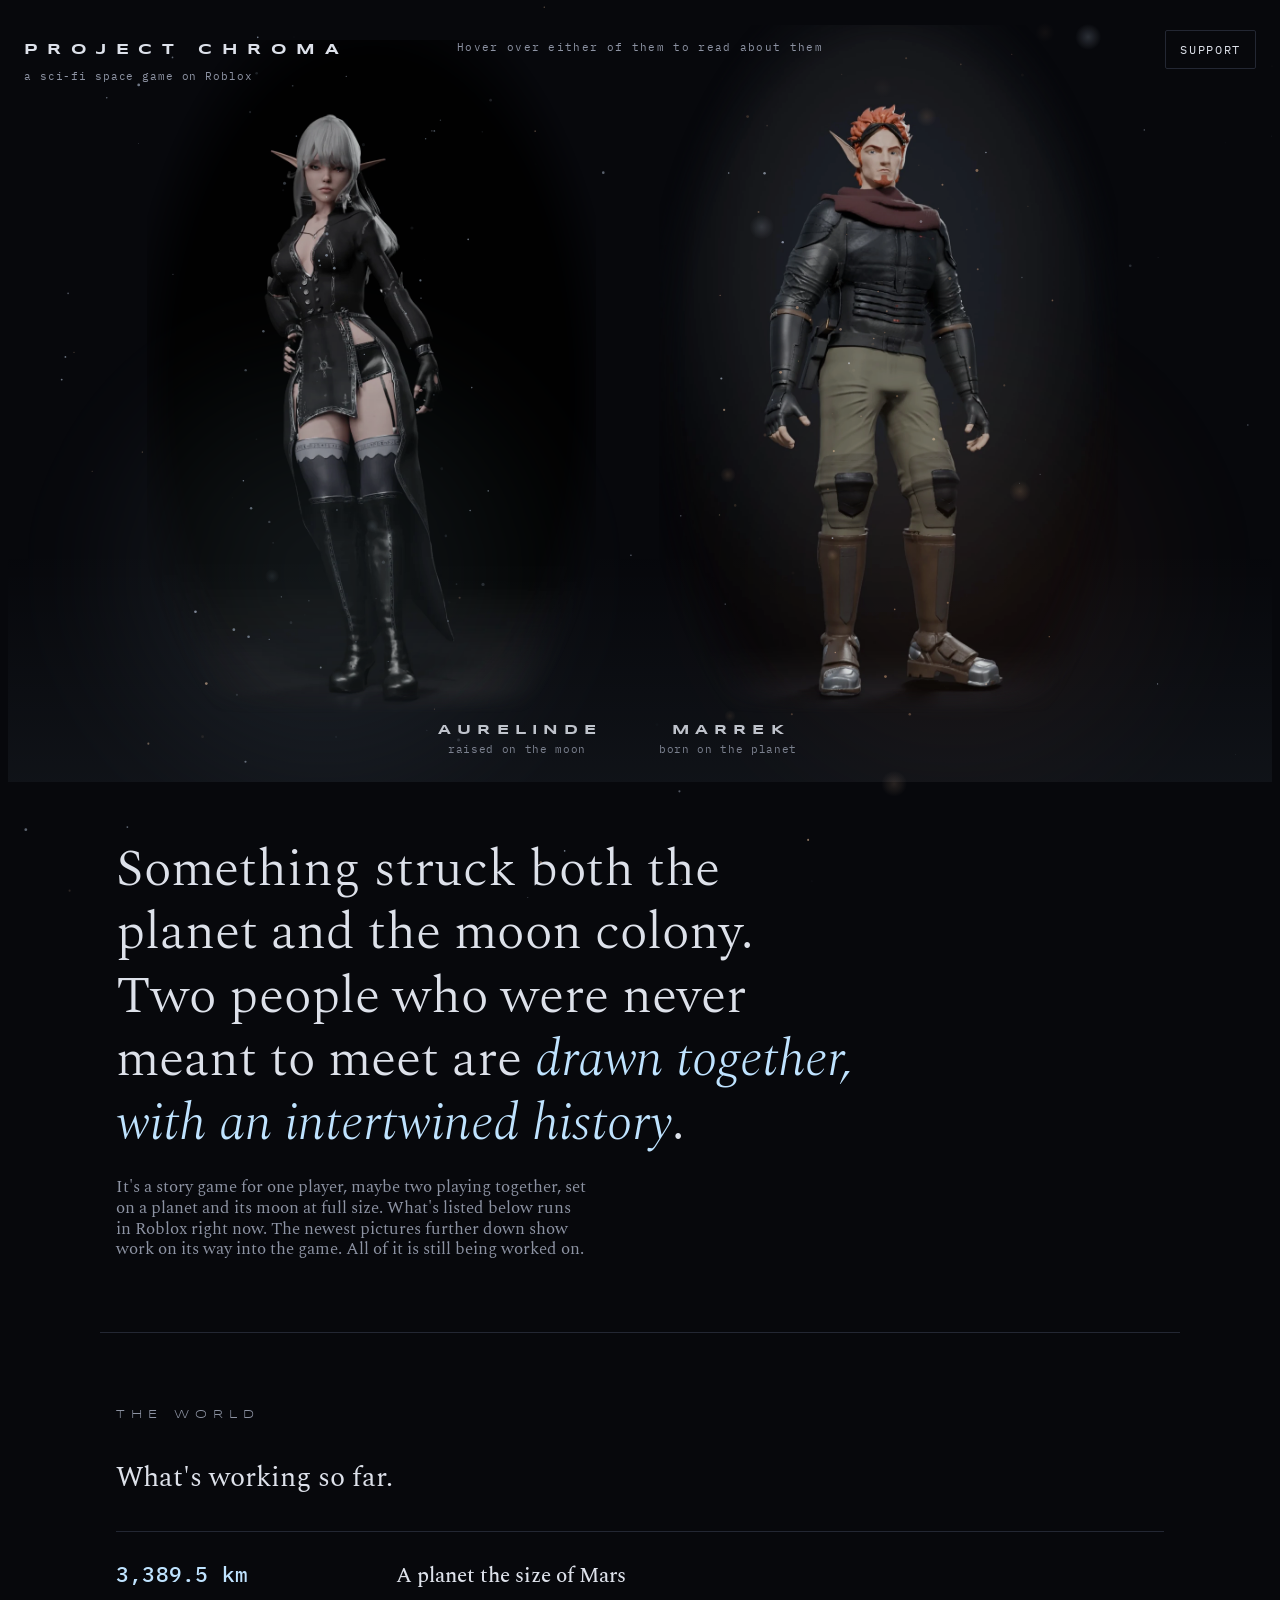
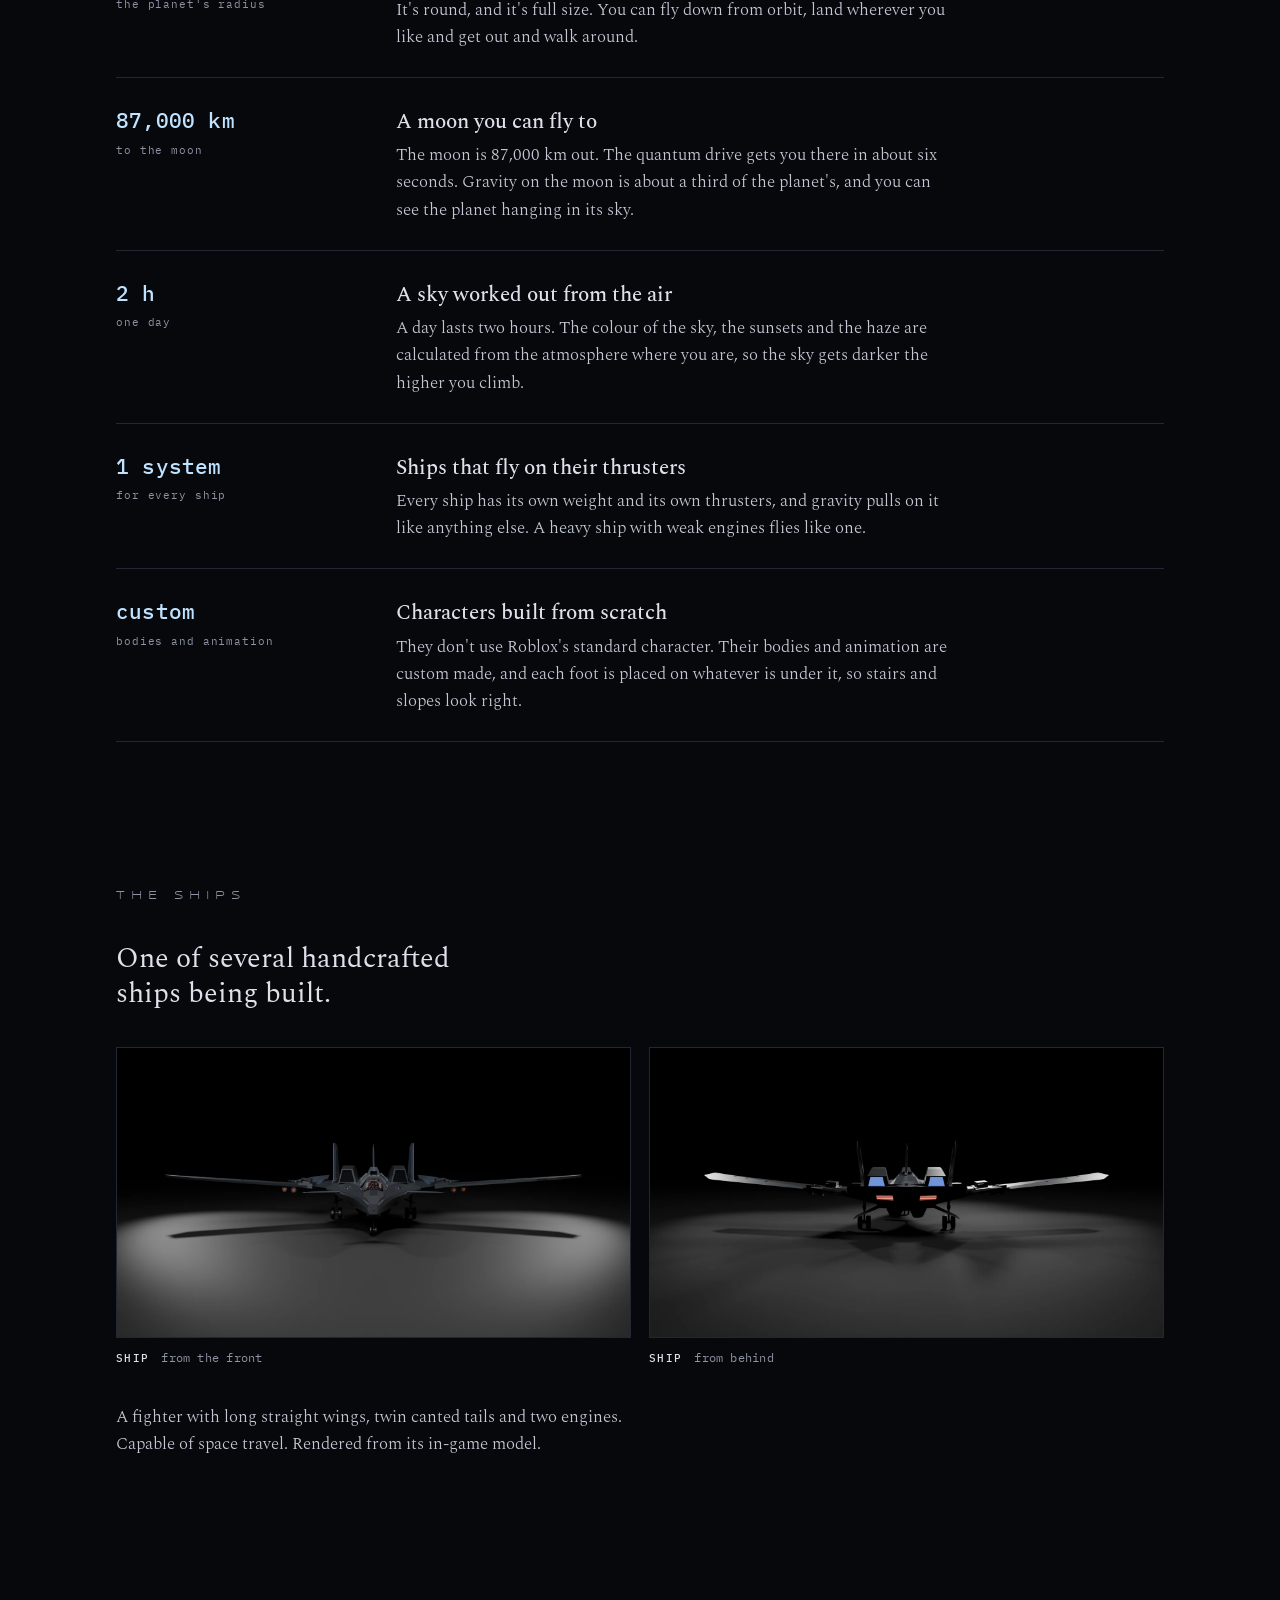
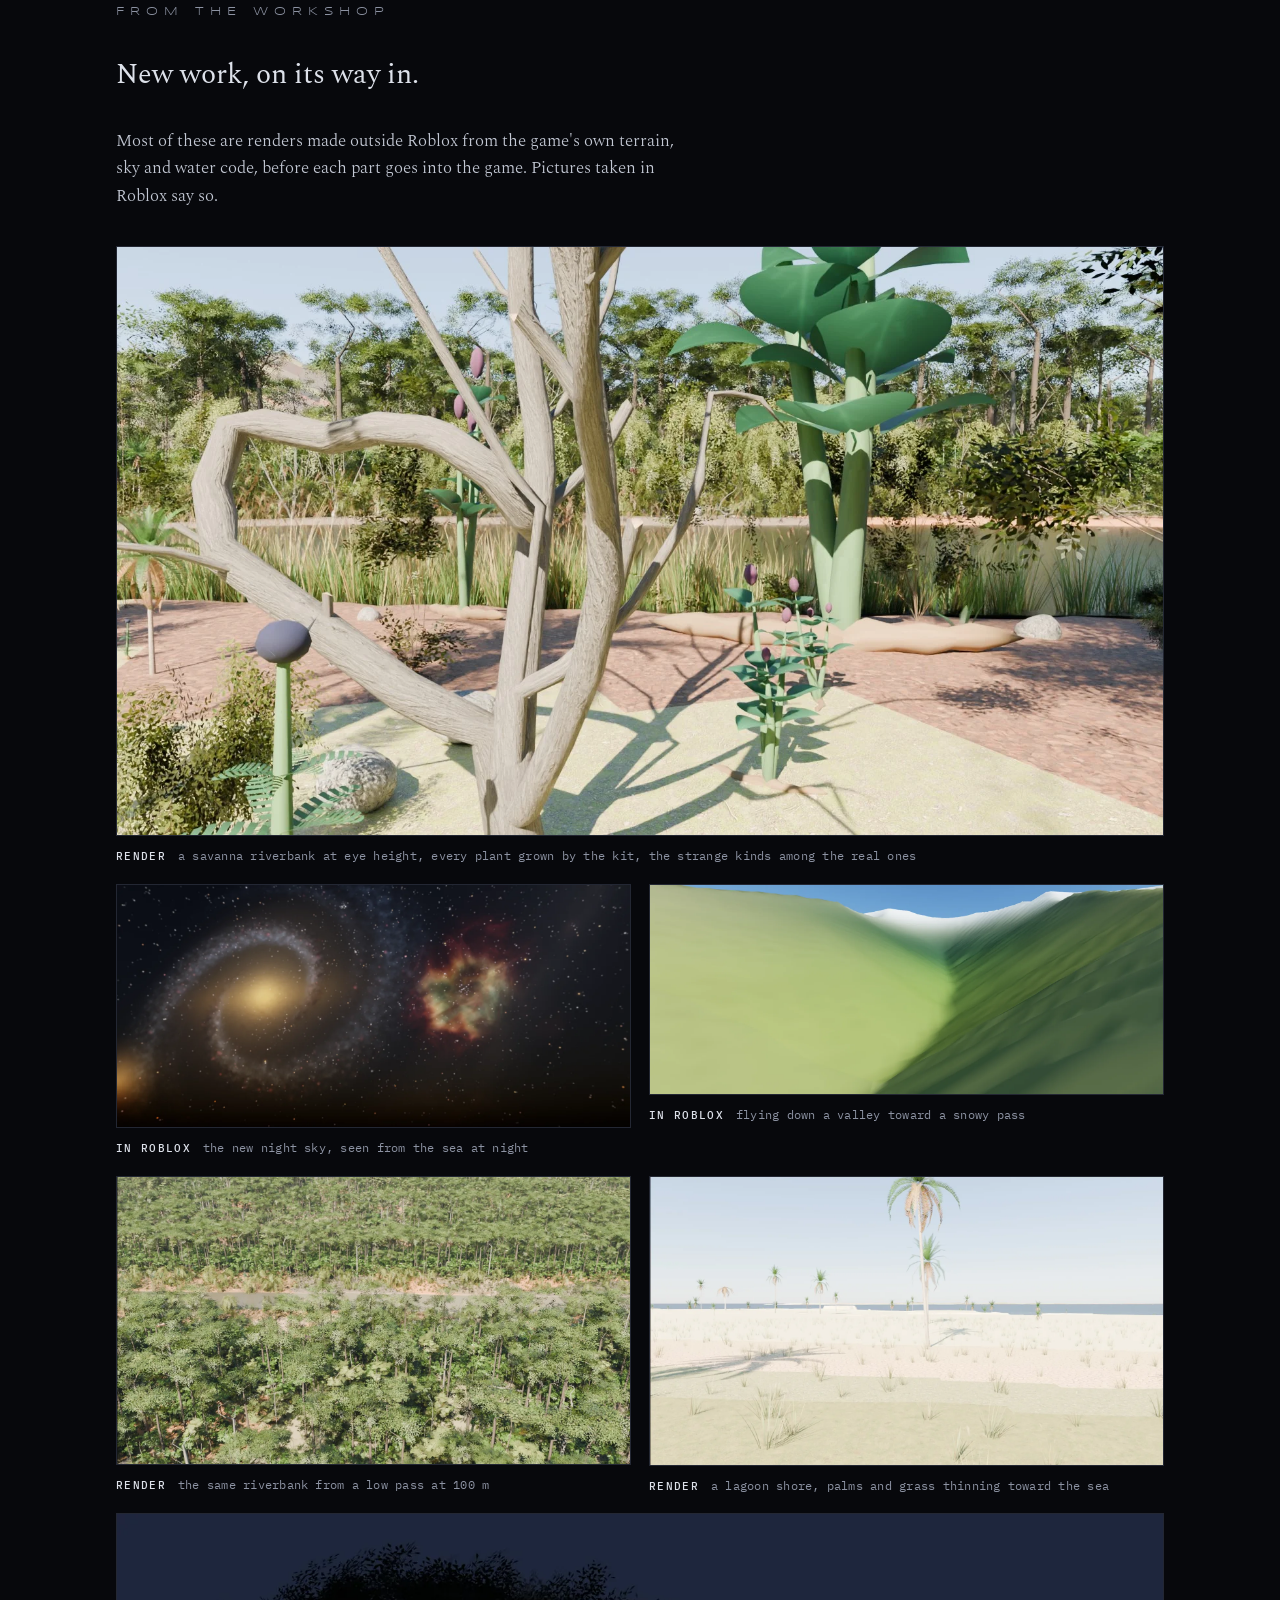
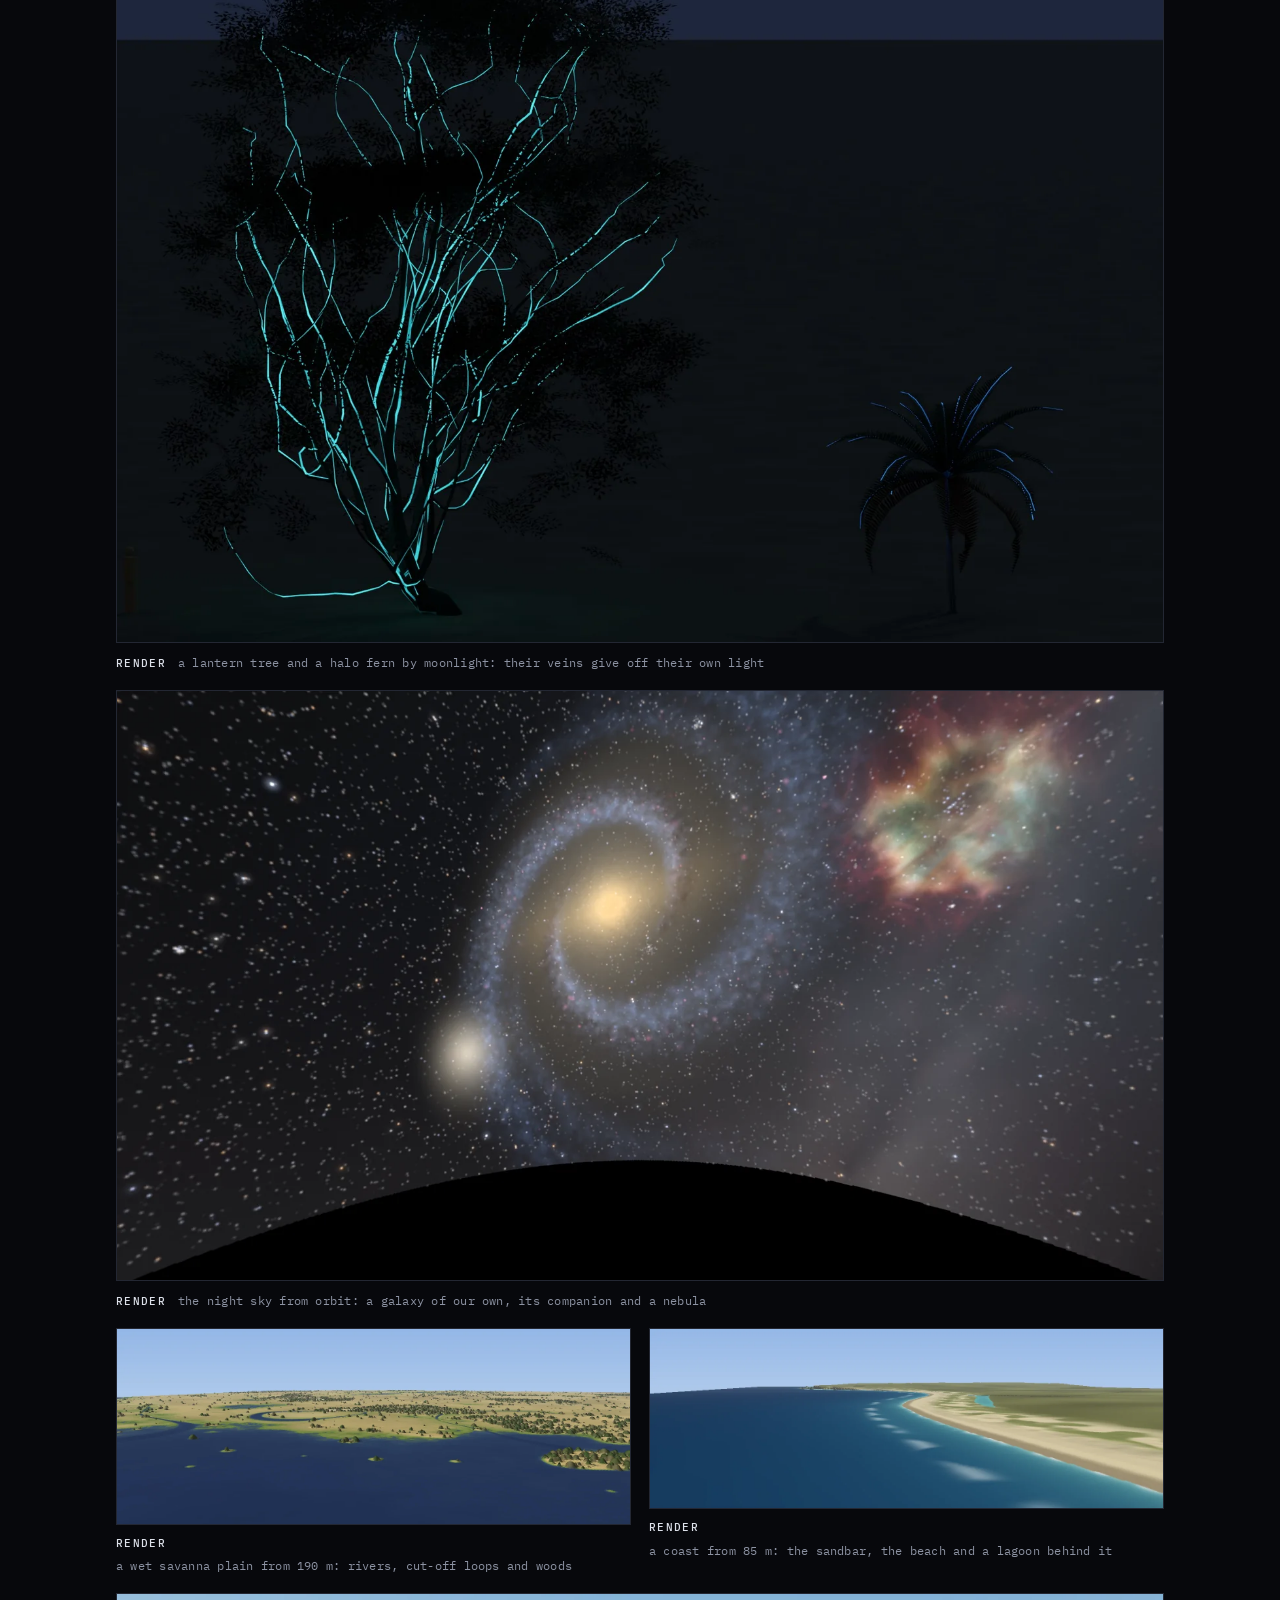
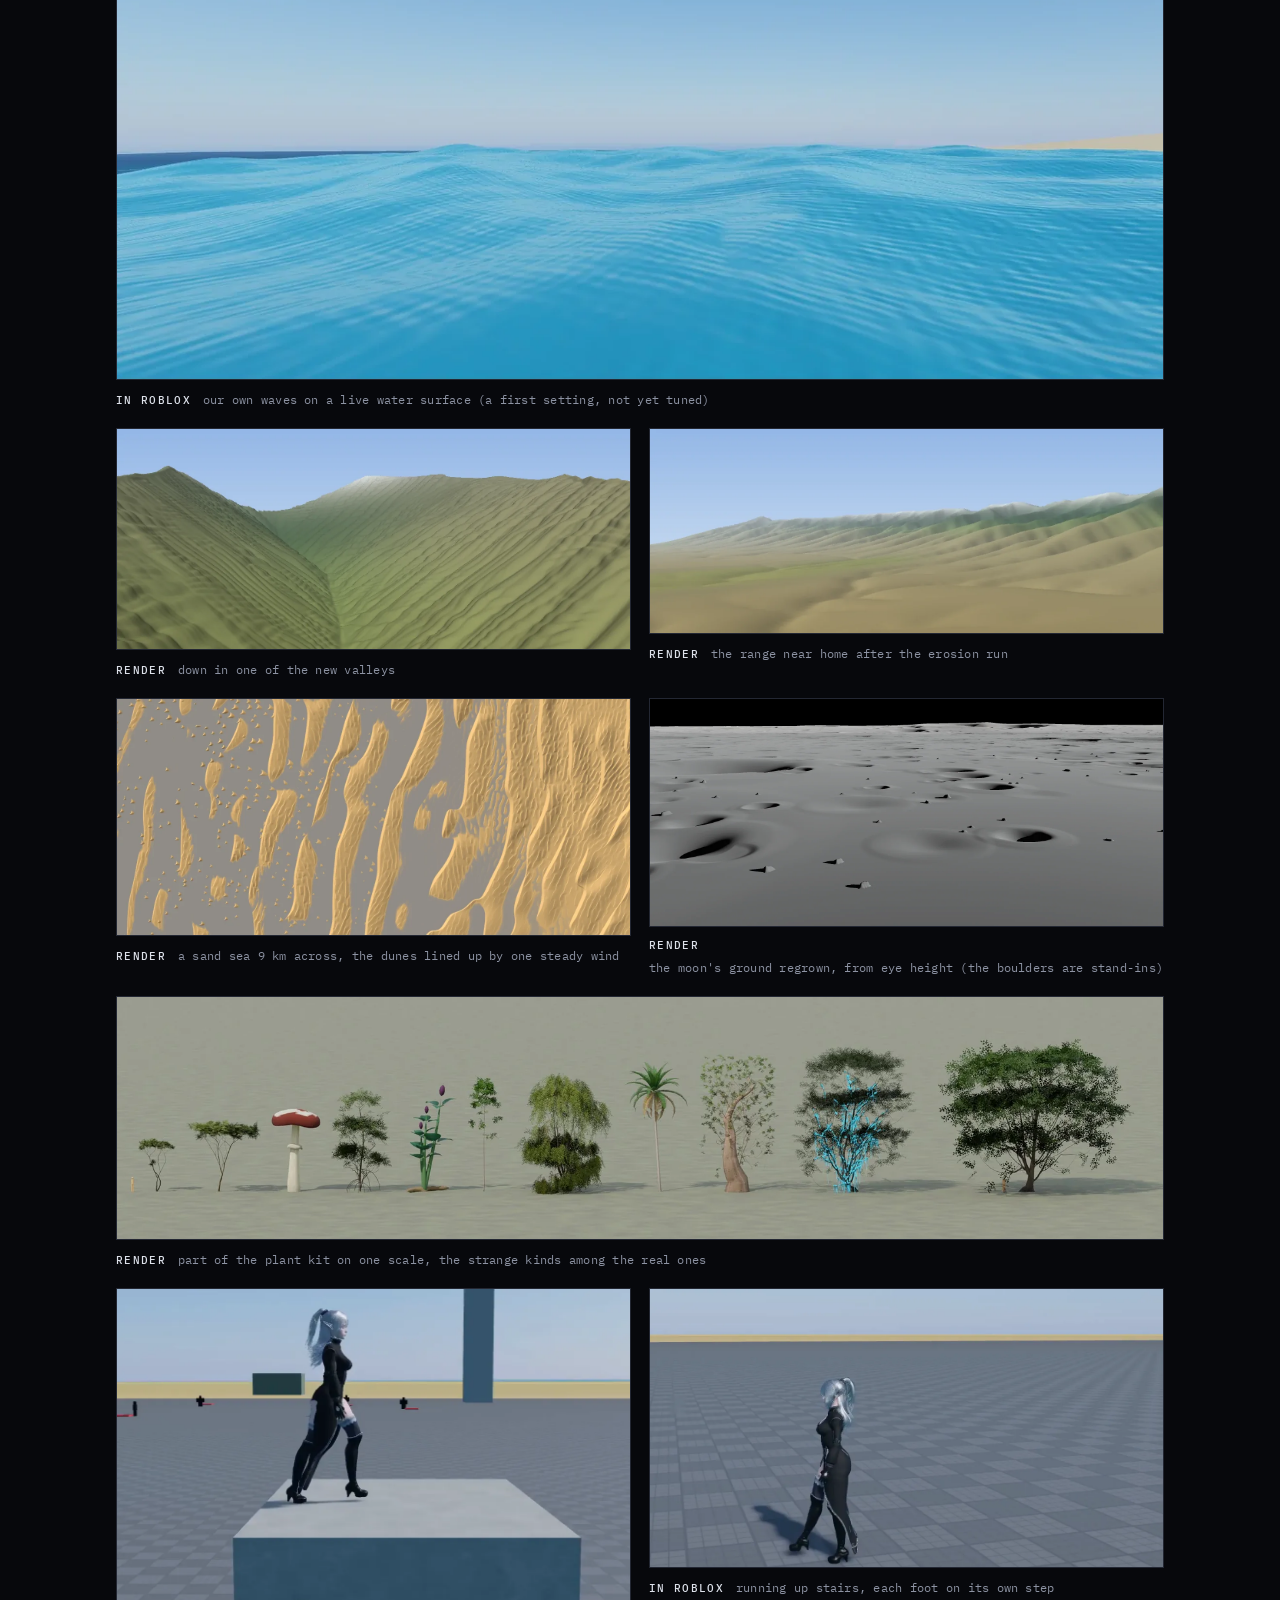
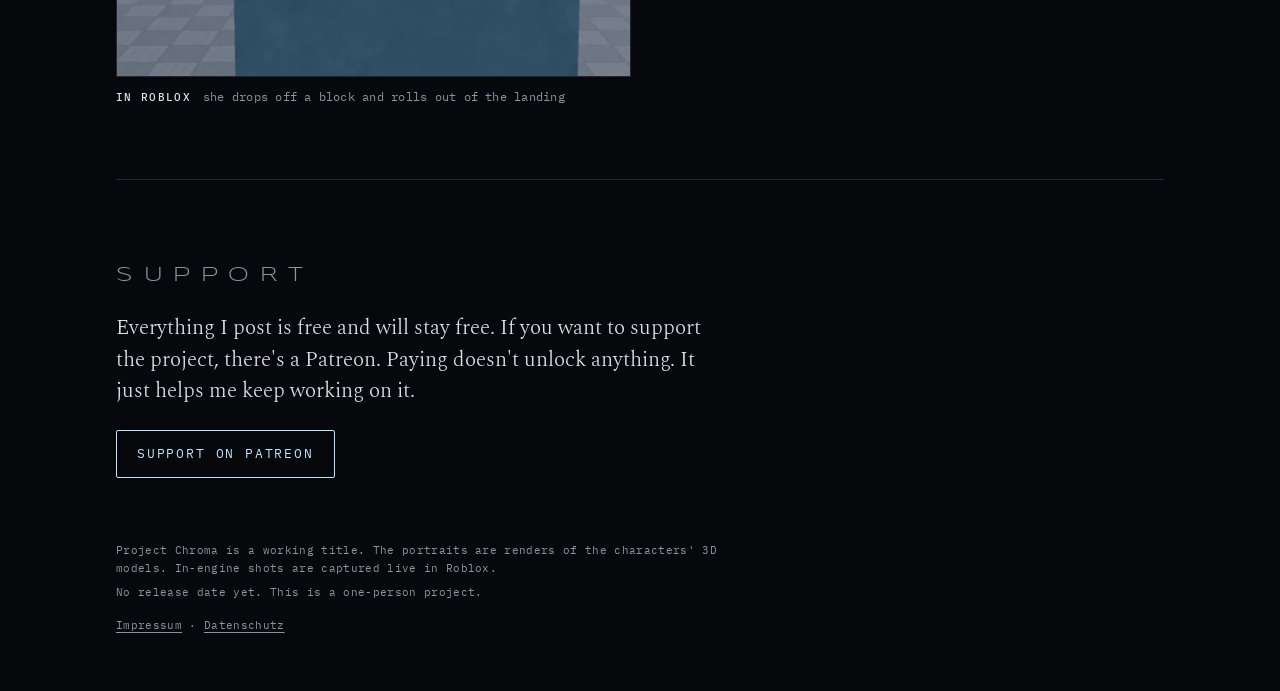
<file: index.html>
<!doctype html>
<html lang="en">
<head>
<meta charset="utf-8">
<meta name="viewport" content="width=device-width, initial-scale=1, viewport-fit=cover">
<title>Project Chroma</title>
<meta name="claude:viewport-fit-sides" content="cover">
<meta name="description" content="A sci-fi space game on Roblox: a Mars-sized planet and its moon at real scale, and two people who were never meant to meet.">
<link rel="stylesheet" href="fonts/fonts.css">
<link rel="icon" href="favicon-32.png" sizes="32x32">
<link rel="apple-touch-icon" href="apple-touch-icon.png">
<link rel="canonical" href="https://projectchroma-game.github.io/">
<meta property="og:type" content="website">
<meta property="og:site_name" content="Project Chroma">
<meta property="og:title" content="Project Chroma">
<meta property="og:description" content="A sci-fi space game on Roblox: a Mars-sized planet and its moon at real scale, and two people who were never meant to meet.">
<meta property="og:url" content="https://projectchroma-game.github.io/">
<meta property="og:image" content="https://projectchroma-game.github.io/preview_card.jpg">
<meta property="og:image:width" content="1200">
<meta property="og:image:height" content="630">
<meta property="og:image:alt" content="Aurelinde and Marrek, the two people the game follows, on a black backdrop">
<meta name="twitter:card" content="summary_large_image">
<style>
/* Layout: a moonlit stage split down the middle; each half holds one figure and, unseen, the other's bio. The rest of the
   page reads like a field log: real figures in mono on the left, plain words on the right. One dark world by choice. */
:root {
  color-scheme: dark;
  --void: #07080c;        /* the ground: night with a blue bias, between the two portraits' backdrops (3,3,6 and 9,9,11) */
  --slate: #12141b;       /* raised surfaces */
  --hair: #232733;        /* rules and outlines */
  --moon: #dde1ea;        /* moon-silver: text */
  --mist: #8d93a3;        /* secondary text */
  --glyph: #bfe3ff;       /* her light: the glyphs, white light in black metal */
  --ember: #d4703f;       /* his: ember hair, the red scarf */
  --display: "Syncopate", "Michroma", "Eurostile", "Arial Black", sans-serif;
  --serif: "Spectral", "Iowan Old Style", "Palatino Linotype", Georgia, serif;
  --mono: "IBM Plex Mono", ui-monospace, "SFMono-Regular", Menlo, Consolas, monospace;
  --step--1: 0.8125rem;
  --step-0: 1.0625rem;
  --step-1: 1.3125rem;
  --step-2: 1.75rem;
  --step-3: clamp(2rem, 4.6vw, 3.25rem);
  --gutter-l: max(16px, env(safe-area-inset-left, 0px));
  --gutter-r: max(16px, env(safe-area-inset-right, 0px));
}

* { box-sizing: border-box; }
html { background: var(--void); }
body {
  background: var(--void);
  color: var(--moon);
  font-family: var(--serif);
  font-size: var(--step-0);
  line-height: 1.6;
  -webkit-font-smoothing: antialiased;
}
a { color: inherit; }
:focus-visible { outline: 2px solid var(--glyph); outline-offset: 4px; }

/* the dust: one canvas over the whole screen, never in the way */
#dust { position: fixed; inset: 0; width: 100%; height: 100%; pointer-events: none; z-index: 5; mix-blend-mode: screen; }

/* ---- the stage ---- */
.stage {
  position: relative;
  height: clamp(560px, 86vh, 920px);
  display: grid;
  grid-template-columns: 1fr 1fr;
  overflow: hidden;
  isolation: isolate;
}
.stage::after { /* the floor: a low band of light where they stand */
  content: "";
  position: absolute; inset: auto 0 0 0; height: 30%;
  background: linear-gradient(to top, rgba(191, 227, 255, 0.05), transparent);
  pointer-events: none;
  z-index: 0;
}
.bar {
  position: absolute; inset: 0 0 auto 0; z-index: 4;
  display: flex; align-items: baseline; justify-content: space-between; gap: 16px;
  padding-block: 22px 0;
  padding-left: var(--gutter-l); padding-right: var(--gutter-r);
}
.mark {
  font-family: var(--display); font-weight: 700; font-size: 0.95rem;
  letter-spacing: 0.62em; margin-right: -0.62em;
}
.mark small {
  display: block; margin-top: 6px;
  font-family: var(--mono); font-weight: 400; font-size: 0.6875rem;
  letter-spacing: 0.08em; color: var(--mist);
}
@media (max-width: 520px) { /* the two-word title stays on one line beside the Support button */
  .mark { font-size: 0.8125rem; letter-spacing: 0.36em; margin-right: -0.36em; white-space: nowrap; }
}
@media (max-width: 380px) {
  .mark { font-size: 0.75rem; letter-spacing: 0.26em; margin-right: -0.26em; }
}
.support {
  font-family: var(--mono); font-size: 0.75rem; letter-spacing: 0.14em; text-transform: uppercase;
  text-decoration: none; color: var(--moon);
  padding: 9px 14px; border: 1px solid var(--hair); border-radius: 2px;
  transition: border-color 0.25s, color 0.25s;
}
.support:hover { border-color: var(--glyph); color: var(--glyph); }

.half { position: relative; min-width: 0; }
.half::before { /* each figure's light pool: a haze laid OVER the portrait (screen), so its backdrop and the page around
  it take the same light and no frame edge shows (behind it, her pure-black backdrop read as a darker box) */
  content: ""; position: absolute; left: 6%; right: 6%; bottom: -8%; height: 70%;
  border-radius: 50%; filter: blur(34px); z-index: 2; pointer-events: none;
  mix-blend-mode: screen;
  transition: opacity 0.5s;
}
.half--left::before { background: radial-gradient(closest-side, rgba(191, 227, 255, 0.10), transparent); }
.half--right::before { background: radial-gradient(closest-side, rgba(212, 112, 63, 0.09), transparent); }

.fig {
  position: absolute; inset: 0; z-index: 1;
  display: flex; flex-direction: column; align-items: center; justify-content: flex-end;
  padding: 0 0 26px; margin: 0;
  background: none; border: 0; color: inherit; cursor: pointer;
  opacity: 0.86;
  transition: opacity 0.55s ease, transform 0.7s cubic-bezier(.2, .7, .2, 1), filter 0.55s;
}
.fig img {
  display: block; min-height: 0; flex: 0 1 auto; width: auto; max-width: 100%;
  object-fit: contain; object-position: center bottom;
  user-select: none; -webkit-user-drag: none;
  /* both portraits sit on near-black studio backdrops: their edges fade into the page (an ellipse for the sides and top,
     a short ramp for the floor line under the boots) */
  -webkit-mask-image: radial-gradient(ellipse 55% 62% at 50% 52%, #000 80%, transparent 100%), linear-gradient(to top, transparent 0%, #000 3.5%);
  -webkit-mask-composite: source-in;
          mask-image: radial-gradient(ellipse 55% 62% at 50% 52%, #000 80%, transparent 100%), linear-gradient(to top, transparent 0%, #000 3.5%);
          mask-composite: intersect;
}
.fig--aurelinde { align-items: flex-end; padding-right: 7%; }
.fig--aurelinde img { height: 90%; margin-top: auto; } /* 1.74 m beside his 1.88: her figure fills ~81 % of her frame (headroom), his ~87 % */
.fig--marrek { align-items: flex-start; padding-left: 3%; }
.fig--marrek img { height: 92%; margin-top: auto; }
.tag { display: grid; gap: 4px; text-align: center; margin-top: 10px; min-width: 12ch; }
.tag b { font-family: var(--display); font-weight: 700; font-size: 0.9rem; letter-spacing: 0.42em; margin-right: -0.42em; }
.tag span { font-family: var(--mono); font-size: 0.6875rem; letter-spacing: 0.06em; color: var(--mist); }

/* the bio that takes the other figure's place */
.bio {
  position: absolute; z-index: 3;
  top: 50%; left: 0; right: 0;
  transform: translateY(-46%);
  max-width: 36ch; margin-inline: auto;
  max-height: 84%; overflow-y: auto; overscroll-behavior: contain;
  padding-left: var(--gutter-l); padding-right: var(--gutter-r);
  opacity: 0; visibility: hidden; pointer-events: none;
  transition: opacity 0.5s ease 0.08s, transform 0.6s ease 0.08s, visibility 0s linear 0.6s;
}
.bio h2 {
  margin: 0; font-family: var(--display); font-weight: 700; font-size: var(--step-2);
  letter-spacing: 0.22em; line-height: 1.15; text-wrap: balance;
}
.bio .line {
  margin: 10px 0 18px; font-family: var(--mono); font-size: var(--step--1); letter-spacing: 0.04em;
}
.bio p { margin: 0; font-weight: 300; font-size: 1.0625rem; line-height: 1.7; }
.bio p + p { margin-top: 0.8em; }
.bio--aurelinde .line { color: var(--glyph); }
.bio--marrek .line { color: var(--ember); }

.stage[data-active="aurelinde"] .fig--marrek,
.stage[data-active="marrek"] .fig--aurelinde { opacity: 0; transform: translateY(8px) scale(0.985); pointer-events: none; }
.stage[data-active="aurelinde"] .half--right::before,
.stage[data-active="marrek"] .half--left::before { opacity: 0; }
.stage[data-active="aurelinde"] .fig--aurelinde,
.stage[data-active="marrek"] .fig--marrek { opacity: 1; filter: drop-shadow(0 0 22px rgba(191, 227, 255, 0.10)); }
.stage[data-active="marrek"] .fig--marrek { filter: drop-shadow(0 0 22px rgba(212, 112, 63, 0.12)); }
.stage[data-active="aurelinde"] .bio--aurelinde,
.stage[data-active="marrek"] .bio--marrek {
  opacity: 1; visibility: visible; pointer-events: auto; transform: translateY(-50%);
  transition: opacity 0.5s ease 0.12s, transform 0.6s ease 0.12s, visibility 0s;
}

.hint { /* at the very top: in the bar's row between the title and Support; below the bar where the row is too narrow */
  position: absolute; z-index: 3; left: 0; right: 0; top: 31px; margin: 0; pointer-events: none;
  text-align: center; font-family: var(--mono); font-size: 0.6875rem; letter-spacing: 0.12em; color: var(--mist);
  transition: opacity 0.4s;
}
@media (max-width: 980px) { .hint { top: 102px; } }
@media (max-width: 760px) { .hint { top: 78px; } } /* (the subtitle is hidden there) */
.stage[data-active="aurelinde"] .hint, .stage[data-active="marrek"] .hint { opacity: 0; }

/* ---- the page below ---- */
.wrap {
  max-width: 1080px; margin-inline: auto;
  padding-left: var(--gutter-l); padding-right: var(--gutter-r);
  position: relative; z-index: 1;
}
.premise { padding-block: 56px 72px; border-bottom: 1px solid var(--hair); }
.premise p {
  margin: 0; max-width: 30ch; font-size: var(--step-3); line-height: 1.22; font-weight: 300;
  text-wrap: balance;
}
.premise p em { font-style: italic; color: var(--glyph); }
.premise .after { margin-top: 22px; font-size: var(--step-0); max-width: 60ch; color: var(--mist); font-weight: 400; }

section.block { padding-block: 72px; display: grid; gap: 36px; }
.label {
  margin: 0; font-family: var(--display); font-size: 0.75rem; font-weight: 400; letter-spacing: 0.5em; color: var(--mist);
}
.block h2 { margin: 0; font-weight: 400; font-size: var(--step-2); line-height: 1.25; max-width: 28ch; text-wrap: balance; }

.facts-list { display: grid; gap: 0; margin: 0; padding: 0; list-style: none; border-top: 1px solid var(--hair); }
.facts-list li {
  display: grid; grid-template-columns: minmax(10ch, 15rem) 1fr; gap: 12px 40px; align-items: baseline;
  padding-block: 26px; border-bottom: 1px solid var(--hair);
}
.figure {
  font-family: var(--mono); font-weight: 500; font-size: var(--step-1); letter-spacing: 0.01em;
  font-variant-numeric: tabular-nums; color: var(--glyph); white-space: nowrap;
}
.figure small { display: block; margin-top: 4px; font-weight: 400; font-size: 0.6875rem; letter-spacing: 0.08em; color: var(--mist); white-space: normal; }
.facts-list h3 { margin: 0 0 6px; font-size: var(--step-1); font-weight: 500; line-height: 1.3; }
.facts-list p { margin: 0; max-width: 62ch; color: #c3c8d4; font-weight: 300; }

.media { display: grid; grid-template-columns: 1fr 1fr; gap: 18px; align-items: start; }
.media figure { margin: 0; display: grid; gap: 10px; align-content: start; }
.media figure.wide { grid-column: 1 / -1; }
.media--pair { grid-template-columns: 1fr 1fr; }
.note { margin: 0; max-width: 62ch; color: #c3c8d4; font-weight: 300; }
.media img, .media video {
  display: block; width: 100%; height: auto; max-width: 100%;
  background: var(--slate); border: 1px solid var(--hair);
}
.media figcaption {
  display: flex; flex-wrap: wrap; gap: 4px 12px; align-items: baseline;
  font-family: var(--mono); font-size: 0.75rem; color: var(--mist); letter-spacing: 0.02em;
}
.media figcaption b { font-weight: 500; color: var(--moon); letter-spacing: 0.12em; text-transform: uppercase; font-size: 0.6875rem; }

.support-block { padding-block: 80px 64px; border-top: 1px solid var(--hair); display: grid; gap: 22px; justify-items: start; }
.support-block p { margin: 0; max-width: 56ch; font-size: var(--step-1); line-height: 1.5; font-weight: 300; }
.support-block .support { font-size: 0.8125rem; padding: 13px 20px; border-color: var(--glyph); color: var(--glyph); }
.support-block .support:hover { background: rgba(191, 227, 255, 0.08); }
.fine {
  padding-block: 0 48px; display: grid; gap: 6px;
  font-family: var(--mono); font-size: 0.6875rem; letter-spacing: 0.03em; color: var(--mist);
}
.fine p { margin: 0; max-width: 90ch; }
.fine .legal { margin-top: 10px; }
.fine a { color: inherit; text-underline-offset: 3px; }
.fine a:hover { color: var(--glyph); }

@media (max-width: 760px) {
  .stage { height: clamp(520px, 80vh, 720px); }
  .fig--aurelinde { padding-right: 2%; }
  .fig--marrek { padding-left: 0; }
  .bio { max-width: none; max-height: 76%; overflow-y: auto; overscroll-behavior: contain; padding-block: 4px; }
  .bio h2 { font-size: 0.95rem; letter-spacing: 0.08em; overflow-wrap: anywhere; }
  .bio .line { margin: 6px 0 12px; font-size: 0.6875rem; }
  .bio p { font-size: 0.8125rem; line-height: 1.55; }
  .tag b { font-size: 0.66rem; letter-spacing: 0.16em; margin-right: -0.16em; }
  .tag span { font-size: 0.625rem; }
  .tag { min-width: 0; }
  .mark small { display: none; }
  .facts-list li { grid-template-columns: 1fr; gap: 6px; padding-block: 22px; }
  .media { grid-template-columns: 1fr; }
  section.block { padding-block: 56px; }
}

/* ---- edit mode (the page's owner or an Editor, inside claude.ai's viewer only) */
.editbar {
  position: fixed; z-index: 30;
  right: max(16px, env(safe-area-inset-right, 0px)); bottom: calc(16px + env(safe-area-inset-bottom, 0px));
  display: flex; flex-wrap: wrap; align-items: center; justify-content: flex-end; gap: 8px; max-width: calc(100vw - 32px);
  font-family: var(--mono); font-size: 0.75rem; letter-spacing: 0.06em;
}
.editbar button, .replace {
  font-family: var(--mono); font-size: 0.75rem; color: var(--moon); background: rgba(18, 20, 27, 0.94);
  border: 1px solid var(--hair); border-radius: 2px; padding: 9px 14px; cursor: pointer;
  text-transform: uppercase; letter-spacing: 0.12em;
}
.editbar button:hover, .replace:hover { border-color: var(--glyph); color: var(--glyph); }
.editbar button.primary { border-color: var(--glyph); color: var(--glyph); }
.editbar button:disabled { opacity: 0.5; cursor: default; }
.editbar .status { color: var(--moon); background: rgba(18, 20, 27, 0.94); padding: 9px 12px; border: 1px solid var(--hair); max-width: 46ch; }
body.editing [data-edit] { outline: 1px dashed rgba(191, 227, 255, 0.45); outline-offset: 3px; cursor: text; }
body.editing [data-edit]:focus { outline: 1px solid var(--glyph); background: rgba(191, 227, 255, 0.06); }
.media figure { position: relative; }
.replace { position: absolute; z-index: 6; top: 10px; right: 10px; font-size: 0.6875rem; padding: 7px 10px; }
.half .replace { top: auto; right: auto; bottom: 96px; left: 50%; transform: translateX(-50%); white-space: nowrap; }

@media (prefers-reduced-motion: reduce) {
  .fig, .bio, .half::before, .hint { transition: none; }
}
</style>
</head>
<body>
<canvas id="dust" aria-hidden="true"></canvas>

<header class="stage" id="stage" data-active="">
  <div class="bar">
    <div class="mark">PROJECT CHROMA<small data-edit="mark-sub">a sci-fi space game on Roblox</small></div>
    <a class="support" href="#support">Support</a>
  </div>

  <div class="half half--left">
    <button class="fig fig--aurelinde" type="button" data-who="aurelinde" aria-pressed="false" aria-controls="bio-aurelinde">
      <img data-edit-img="aurelinde" src="assets/aurelinde.webp?v=db1365fcb9" alt="Aurelinde, one hand on her hip: silver hair tied back, pointed ears, a long black coat trimmed with glyphs, high black boots" width="1000" height="1500">
      <span class="tag"><b>AURELINDE</b><span>raised on the moon</span></span>
    </button>
    <section class="bio bio--marrek" id="bio-marrek" aria-label="Marrek">
      <h2>MARREK</h2>
      <div class="line" data-edit="marrek-line">technician, born on the planet</div>
      <p data-edit="marrek-p1">Marrek's father disappeared when he was eight. Marrek says he walked out on them; his mother isn't so sure. They still live in the same house, with his father's things boxed up in the attic, and people who knew the man keep telling Marrek how much he looks like him. He doesn't enjoy hearing it.</p>
      <p data-edit="marrek-p2">He works at a technician's shop in town. The owner, Kven, took him on at fifteen, partly out of pity, because the kid had no one and kept getting into fights. Marrek fixes whatever people bring in. After work he goes out to the woods to train with his gun he swiped off a patrol wagon and reworked himself.</p>
    </section>
  </div>

  <div class="half half--right">
    <button class="fig fig--marrek" type="button" data-who="marrek" aria-pressed="false" aria-controls="bio-marrek">
      <img data-edit-img="marrek" src="assets/marrek.webp?v=46762c8178" alt="Marrek: ember-red hair, a short goatee, a dark red scarf, a dark armoured jacket, khaki trousers, black knee guards and steel-capped boots" width="1000" height="1500">
      <span class="tag"><b>MARREK</b><span>born on the planet</span></span>
    </button>
    <section class="bio bio--aurelinde" id="bio-aurelinde" aria-label="Aurelinde">
      <h2>AURELINDE</h2>
      <div class="line" data-edit="aurelinde-line">grew up on the moon</div>
      <p data-edit="aurelinde-p1">Aurelinde was four when her father sent her, her mother and her little brother Kennen up to the moon colony to wait out the trouble on the planet. He was going to join them later. He never did, and nobody has told her why.</p>
      <p data-edit="aurelinde-p2">She grew up in and around the old castle in the middle of the colony. The oldest part of it is off limits, which didn't stop her from sneaking in with Kennen when she was fourteen. She's calm, studious, and still listens in on her mother's meetings in case someone mentions her dad.</p>
    </section>
  </div>

  <p class="hint" id="hint">Hover over either of them to read about them</p>
</header>

<main>
  <div class="wrap premise">
    <p data-edit="premise">Something struck both the planet and the moon colony. Two people who were never meant to meet are <em>drawn together, with an intertwined history</em>.</p>
    <p class="after" data-edit="premise-after">It's a story game for one player, maybe two playing together, set on a planet and its moon at full size. What's listed below runs in Roblox right now. The newest pictures further down show work on its way into the game. All of it is still being worked on.</p>
  </div>

  <div class="wrap">
    <section class="block" aria-labelledby="world-h">
      <p class="label">THE WORLD</p>
      <h2 id="world-h" data-edit="world-title">What's working so far.</h2>
      <ul class="facts-list">
        <li>
          <div class="figure">3,389.5 km<small>the planet's radius</small></div>
          <div><h3 data-edit="world-1-title">A planet the size of Mars</h3><p data-edit="world-1-text">It's round, and it's full size. You can fly down from orbit, land wherever you like and get out and walk around.</p></div>
        </li>
        <li>
          <div class="figure">87,000 km<small>to the moon</small></div>
          <div><h3 data-edit="world-2-title">A moon you can fly to</h3><p data-edit="world-2-text">The moon is 87,000 km out. The quantum drive gets you there in about six seconds. Gravity on the moon is about a third of the planet's, and you can see the planet hanging in its sky.</p></div>
        </li>
        <li>
          <div class="figure">2 h<small>one day</small></div>
          <div><h3 data-edit="world-3-title">A sky worked out from the air</h3><p data-edit="world-3-text">A day lasts two hours. The colour of the sky, the sunsets and the haze are calculated from the atmosphere where you are, so the sky gets darker the higher you climb.</p></div>
        </li>
        <li>
          <div class="figure">1 system<small>for every ship</small></div>
          <div><h3 data-edit="world-4-title">Ships that fly on their thrusters</h3><p data-edit="world-4-text">Every ship has its own weight and its own thrusters, and gravity pulls on it like anything else. A heavy ship with weak engines flies like one.</p></div>
        </li>
        <li>
          <div class="figure">custom<small>bodies and animation</small></div>
          <div><h3 data-edit="world-5-title">Characters built from scratch</h3><p data-edit="world-5-text">They don't use Roblox's standard character. Their bodies and animation are custom made, and each foot is placed on whatever is under it, so stairs and slopes look right.</p></div>
        </li>
      </ul>
    </section>

    <section class="block" aria-labelledby="ships-h">
      <p class="label">THE SHIPS</p>
      <h2 id="ships-h" data-edit="ships-title">One of several handcrafted ships being built.</h2>
      <div class="media media--pair">
        <figure>
          <img data-edit-img="ship-front" src="assets/ship_front.webp?v=2e502e8beb" alt="The ship from the front on a dark stage: long straight wings, twin canted tails, the cockpit and the landing gear" width="1600" height="900" loading="lazy">
          <figcaption><b>Ship</b><span data-edit="caption-1">from the front</span></figcaption>
        </figure>
        <figure>
          <img data-edit-img="ship-back" src="assets/ship_back.webp?v=306eb4a08e" alt="The ship from behind, mostly in shadow: its exhausts glowing blue and red, the wings outlined by the light" width="1600" height="900" loading="lazy">
          <figcaption><b>Ship</b><span data-edit="caption-2">from behind</span></figcaption>
        </figure>
      </div>
      <p class="note" data-edit="ships-note">A fighter with long straight wings, twin canted tails and two engines. Capable of space travel. Rendered from its in-game model.</p>
    </section>

    <section class="block" aria-labelledby="work-h">
      <p class="label">FROM THE WORKSHOP</p>
      <h2 id="work-h" data-edit="work-title">New work, on its way in.</h2>
      <p class="note" data-edit="work-note">Most of these are renders made outside Roblox from the game's own terrain, sky and water code, before each part goes into the game. Pictures taken in Roblox say so.</p>
      <div class="media">
        <figure class="wide">
          <img data-edit-img="w-riverbank" src="assets/w_riverbank.webp?v=6d71698eeb" alt="At eye height on a sunny riverbank: a twisted pale tree, strange tall green plants with purple buds, reeds and a dense wood behind" width="1600" height="900" loading="lazy">
          <figcaption><b>Render</b><span data-edit="cap-w-riverbank">a savanna riverbank at eye height, every plant grown by the kit, the strange kinds among the real ones</span></figcaption>
        </figure>
        <figure>
          <img data-edit-img="w-sky-live" src="assets/w_sky_live.webp?v=04ccfab7b1" alt="The night sky over the sea: a golden spiral galaxy, a smaller glowing companion and a red and green nebula among the stars" width="1408" height="666" loading="lazy">
          <figcaption><b>In Roblox</b><span data-edit="cap-w-sky-live">the new night sky, seen from the sea at night</span></figcaption>
        </figure>
        <figure>
          <img data-edit-img="w-valley-live" src="assets/w_valley_live.webp?v=c41a57761c" alt="Flying low down a green valley between two smooth slopes, snow lying on the pass ahead" width="1600" height="653" loading="lazy">
          <figcaption><b>In Roblox</b><span data-edit="cap-w-valley-live">flying down a valley toward a snowy pass</span></figcaption>
        </figure>
        <figure>
          <img data-edit-img="w-riverair" src="assets/w_riverair.webp?v=33d5de2ec3" alt="A dense riverside wood from a low pass, the river running across the middle" width="1500" height="839" loading="lazy">
          <figcaption><b>Render</b><span data-edit="cap-w-riverair">the same riverbank from a low pass at 100 m</span></figcaption>
        </figure>
        <figure>
          <img data-edit-img="w-lagoon" src="assets/w_lagoon.webp?v=f855e9e6a4" alt="A pale sandy shore with palms and tufts of grass, the sea on the horizon" width="1500" height="841" loading="lazy">
          <figcaption><b>Render</b><span data-edit="cap-w-lagoon">a lagoon shore, palms and grass thinning toward the sea</span></figcaption>
        </figure>
        <figure class="wide">
          <img data-edit-img="w-glow" src="assets/w_glow.webp?v=d322184a20" alt="A broad tree at night with glowing cyan veins along its branches, beside a small fern edged in blue light" width="1600" height="1113" loading="lazy">
          <figcaption><b>Render</b><span data-edit="cap-w-glow">a lantern tree and a halo fern by moonlight: their veins give off their own light</span></figcaption>
        </figure>
        <figure class="wide">
          <img data-edit-img="w-galaxy" src="assets/w_galaxy.webp?v=5334d5dfbd" alt="A spiral galaxy with a small bright companion and a red and green nebula, over the dark curve of the planet's night side" width="1600" height="900" loading="lazy">
          <figcaption><b>Render</b><span data-edit="cap-w-galaxy">the night sky from orbit: a galaxy of our own, its companion and a nebula</span></figcaption>
        </figure>
        <figure>
          <img data-edit-img="w-savanna" src="assets/w_savanna.webp?v=280b77229c" alt="A wet savanna plain from low altitude: winding rivers, cut-off loops, lakes and patches of woodland reaching to the horizon" width="1336" height="506" loading="lazy">
          <figcaption><b>Render</b><span data-edit="cap-w-savanna">a wet savanna plain from 190 m: rivers, cut-off loops and woods</span></figcaption>
        </figure>
        <figure>
          <img data-edit-img="w-coast" src="assets/w_coast.webp?v=b13b20555d" alt="A long sandy coast seen from over the sea: waves breaking on a sandbar, the beach, a lagoon and grassland behind it" width="1336" height="466" loading="lazy">
          <figcaption><b>Render</b><span data-edit="cap-w-coast">a coast from 85 m: the sandbar, the beach and a lagoon behind it</span></figcaption>
        </figure>
        <figure class="wide">
          <img data-edit-img="w-waves" src="assets/w_waves.webp?v=f3dbebd38e" alt="Open water in bright daylight with long, uneven swells under a pale blue sky" width="1500" height="552" loading="lazy">
          <figcaption><b>In Roblox</b><span data-edit="cap-w-waves">our own waves on a live water surface (a first setting, not yet tuned)</span></figcaption>
        </figure>
        <figure>
          <img data-edit-img="w-valley" src="assets/w_valley.webp?v=5b3d0cc472" alt="Down in a green valley between two long ridges, their slopes lined with small gullies" width="1280" height="550" loading="lazy">
          <figcaption><b>Render</b><span data-edit="cap-w-valley">down in one of the new valleys</span></figcaption>
        </figure>
        <figure>
          <img data-edit-img="w-range" src="assets/w_range.webp?v=3db5b797d6" alt="A range of hills under haze with long spurs running down to a dry plain" width="1280" height="510" loading="lazy">
          <figcaption><b>Render</b><span data-edit="cap-w-range">the range near home after the erosion run</span></figcaption>
        </figure>
        <figure>
          <img data-edit-img="w-dunes" src="assets/w_dunes.webp?v=400cc9f7f3" alt="A sand sea from above: long golden dune crests in parallel rows on grey ground" width="1336" height="616" loading="lazy">
          <figcaption><b>Render</b><span data-edit="cap-w-dunes">a sand sea 9 km across, the dunes lined up by one steady wind</span></figcaption>
        </figure>
        <figure>
          <img data-edit-img="w-moon" src="assets/w_moon.webp?v=d340577527" alt="The moon's grey ground from eye height: soft old craters, sharp young ones and scattered boulders under a black sky" width="1600" height="708" loading="lazy">
          <figcaption><b>Render</b><span data-edit="cap-w-moon">the moon's ground regrown, from eye height (the boulders are stand-ins)</span></figcaption>
        </figure>
        <figure class="wide">
          <img data-edit-img="w-plants" src="assets/w_plants.webp?v=6cdee32bc9" alt="A row of plants side by side on one scale: small trees, a giant red-capped mushroom, a flowering stalk, a palm, a swollen-trunked tree, a tree with glowing blue veins and a broad shade tree" width="1600" height="371" loading="lazy">
          <figcaption><b>Render</b><span data-edit="cap-w-plants">part of the plant kit on one scale, the strange kinds among the real ones</span></figcaption>
        </figure>
        <figure>
          <video src="assets/roll.mp4?v=ca148a5c78" poster="assets/roll_poster.webp?v=f28e0d6e11" width="1060" height="800" autoplay muted loop playsinline aria-label="Aurelinde steps off a high block, lands and rolls forward to her feet"></video>
          <figcaption><b>In Roblox</b><span data-edit="cap-w-roll">she drops off a block and rolls out of the landing</span></figcaption>
        </figure>
        <figure>
          <video src="assets/run_stairs.mp4?v=12a188f4f5" poster="assets/run_stairs_poster.webp?v=d46663255a" width="1200" height="650" autoplay muted loop playsinline aria-label="Aurelinde runs up a flight of stairs, each foot landing on its own step"></video>
          <figcaption><b>In Roblox</b><span data-edit="cap-w-stairs">running up stairs, each foot on its own step</span></figcaption>
        </figure>
      </div>
    </section>

    <section class="support-block" id="support" aria-labelledby="support-h">
      <p class="label" id="support-h">SUPPORT</p>
      <p data-edit="support-text">Everything I post is free and will stay free. If you want to support the project, there's a Patreon. Paying doesn't unlock anything. It just helps me keep working on it.</p>
      <a class="support" href="https://www.patreon.com/c/ProjectChroma" target="_blank" rel="noopener">Support on Patreon</a>
    </section>

    <div class="fine">
      <p data-edit="fine-1">Project Chroma is a working title. The portraits are renders of the characters' 3D models. In-engine shots are captured live in Roblox.</p>
      <p data-edit="fine-2">No release date yet. This is a one-person project.</p>
      <p class="legal"><a href="impressum.html">Impressum</a> · <a href="datenschutz.html">Datenschutz</a></p>
    </div>
  </div>
</main>

<script>
(() => {
  // ---- the two of them: hover (or focus, or a tap) shows one and puts the bio where the other stood
  const stage = document.getElementById("stage");
  const hint = document.getElementById("hint");
  const figs = Array.from(stage.querySelectorAll(".fig"));
  const fine = window.matchMedia("(hover: hover) and (pointer: fine)");
  if (!fine.matches) hint.textContent = "Tap either of them to read about them";
  const set = (who) => {
    stage.dataset.active = who || "";
    figs.forEach((f) => f.setAttribute("aria-pressed", String(f.dataset.who === who)));
  };
  // (while editing, a click picks whose bio shows and it stays, so its text can be typed into)
  const editing = () => document.body.classList.contains("editing");
  figs.forEach((f) => {
    f.addEventListener("mouseenter", () => { if (fine.matches && !editing()) set(f.dataset.who); });
    f.addEventListener("focus", () => { if (!editing()) set(f.dataset.who); });
    f.addEventListener("click", () => {
      if (!editing() && !fine.matches && stage.dataset.active === f.dataset.who) set("");
      else set(f.dataset.who);
    });
  });
  stage.addEventListener("mouseleave", () => { if (fine.matches && !editing()) set(""); });
  stage.addEventListener("focusout", (e) => { if (!editing() && !stage.contains(e.relatedTarget)) set(""); });
  document.addEventListener("keydown", (e) => { if (e.key === "Escape" && !editing()) set(""); });
  document.addEventListener("click", (e) => { if (!fine.matches && !editing() && !stage.contains(e.target)) set(""); });

  // ---- the dust: a light drift up the whole screen, and a denser swirl rising around each of them (cool silver around
  // her, warm ember around him); the one you are looking at glows, the other's fades. With "reduce motion" set it moves
  // at a third of the pace and stops twinkling rather than freezing.
  const canvas = document.getElementById("dust");
  const ctx = canvas.getContext("2d");
  const reduce = window.matchMedia("(prefers-reduced-motion: reduce)");
  const imgs = { aurelinde: stage.querySelector(".fig--aurelinde img"), marrek: stage.querySelector(".fig--marrek img") };
  const TINT = { aurelinde: "206, 228, 255", marrek: "255, 186, 132" };
  const BODY = { aurelinde: [0.28, 0.44], marrek: [0.24, 0.52] }; // where the figure stands across its frame: left edge, width
  let w = 0, h = 0, air = [], near = [], last = 0, raf = 0;
  const rnd = (lo, hi) => lo + Math.random() * (hi - lo);
  const airMote = (anywhere) => {
    const big = Math.random() < 0.06;
    return {
      x: rnd(0, w), y: anywhere ? rnd(0, h) : h + 10,
      r: big ? rnd(1.8, 4.2) : rnd(0.4, 1.4),
      vy: -rnd(9, 30) * (big ? 0.6 : 1), vx: rnd(-5, 5),
      ph: rnd(0, 6.283), tw: rnd(0.8, 2.6), warm: Math.random() < 0.3, big,
    };
  };
  const nearMote = (who, anywhere) => {
    const big = Math.random() < 0.1;
    return {
      who, u: rnd(-0.2, 1.2), v: anywhere ? rnd(0, 1.05) : rnd(0.92, 1.08),
      r: big ? rnd(1.6, 3.6) : rnd(0.5, 1.6),
      vv: -rnd(0.035, 0.11), vu: rnd(-0.04, 0.04), sway: rnd(0.04, 0.14),
      ph: rnd(0, 6.283), tw: rnd(1, 3.2), big,
    };
  };
  const resize = () => {
    const dpr = Math.min(2, window.devicePixelRatio || 1);
    w = window.innerWidth; h = window.innerHeight;
    canvas.width = Math.round(w * dpr); canvas.height = Math.round(h * dpr);
    ctx.setTransform(dpr, 0, 0, dpr, 0, 0);
    const n = Math.round(Math.min(200, Math.max(60, (w * h) / 9500)));
    air = Array.from({ length: n }, () => airMote(true));
    const k = w < 760 ? 45 : 85;
    near = [];
    for (const who of ["aurelinde", "marrek"]) for (let i = 0; i < k; i++) near.push(nearMote(who, true));
  };
  const dot = (x, y, r, rgb, a, soft) => {
    if (a <= 0.004) return;
    if (soft) {
      const g = ctx.createRadialGradient(x, y, 0, x, y, r * 3.2);
      g.addColorStop(0, `rgba(${rgb}, ${a * 0.32})`);
      g.addColorStop(1, `rgba(${rgb}, 0)`);
      ctx.fillStyle = g;
      ctx.beginPath(); ctx.arc(x, y, r * 3.2, 0, 6.2832); ctx.fill();
    } else {
      ctx.fillStyle = `rgba(${rgb}, ${a})`;
      ctx.beginPath(); ctx.arc(x, y, r, 0, 6.2832); ctx.fill();
    }
  };
  const draw = (now) => {
    const t = now / 1000;
    const dt = last ? Math.min(0.05, t - last) : 1 / 60;
    last = t;
    const pace = reduce.matches ? 0.33 : 1;
    const twinkle = (m) => (reduce.matches ? 0.8 : 0.45 + 0.55 * Math.sin(t * m.tw + m.ph));
    ctx.clearRect(0, 0, w, h);
    // the drift across the screen
    for (let i = 0; i < air.length; i++) {
      const m = air[i];
      m.x += (m.vx + Math.sin(t * 0.5 + m.ph) * 7) * dt * pace;
      m.y += m.vy * dt * pace;
      if (m.y < -12 || m.x < -12 || m.x > w + 12) { air[i] = airMote(false); continue; }
      dot(m.x, m.y, m.r, m.warm ? "255, 208, 166" : "214, 230, 255", 0.55 * twinkle(m), m.big);
    }
    // the swirl around each of them, in their frame's own place on the screen
    const active = stage.dataset.active;
    const box = {};
    for (const who in imgs) {
      const rc = imgs[who].getBoundingClientRect();
      const [l, wd] = BODY[who];
      box[who] = rc.bottom > 0 && rc.top < h ? { x: rc.left + rc.width * l, w: rc.width * wd, y: rc.top, h: rc.height } : null;
    }
    for (let i = 0; i < near.length; i++) {
      const m = near[i];
      m.v += m.vv * dt * pace;
      m.u += (m.vu + Math.sin(t * 0.7 + m.ph) * m.sway) * dt * pace;
      if (m.v < -0.06 || m.u < -0.35 || m.u > 1.35) { near[i] = nearMote(m.who, false); continue; }
      const b = box[m.who];
      if (!b) continue;
      const level = !active ? 0.65 : active === m.who ? 1.15 : 0.12;
      const edge = Math.min(1, (m.v + 0.06) / 0.25) * Math.min(1, (1.08 - m.v) / 0.12); // fades in at the feet, out above the head
      dot(b.x + b.w * m.u, b.y + b.h * m.v, m.r * (active === m.who ? 1.15 : 1), TINT[m.who], 0.7 * level * edge * twinkle(m), m.big);
    }
    raf = requestAnimationFrame(draw);
  };
  const start = () => { cancelAnimationFrame(raf); last = 0; raf = requestAnimationFrame(draw); };
  window.addEventListener("resize", resize);
  document.addEventListener("visibilitychange", () => { if (document.hidden) cancelAnimationFrame(raf); else start(); });
  resize();
  start();
})();
</script>

</body>
</html>
</file>
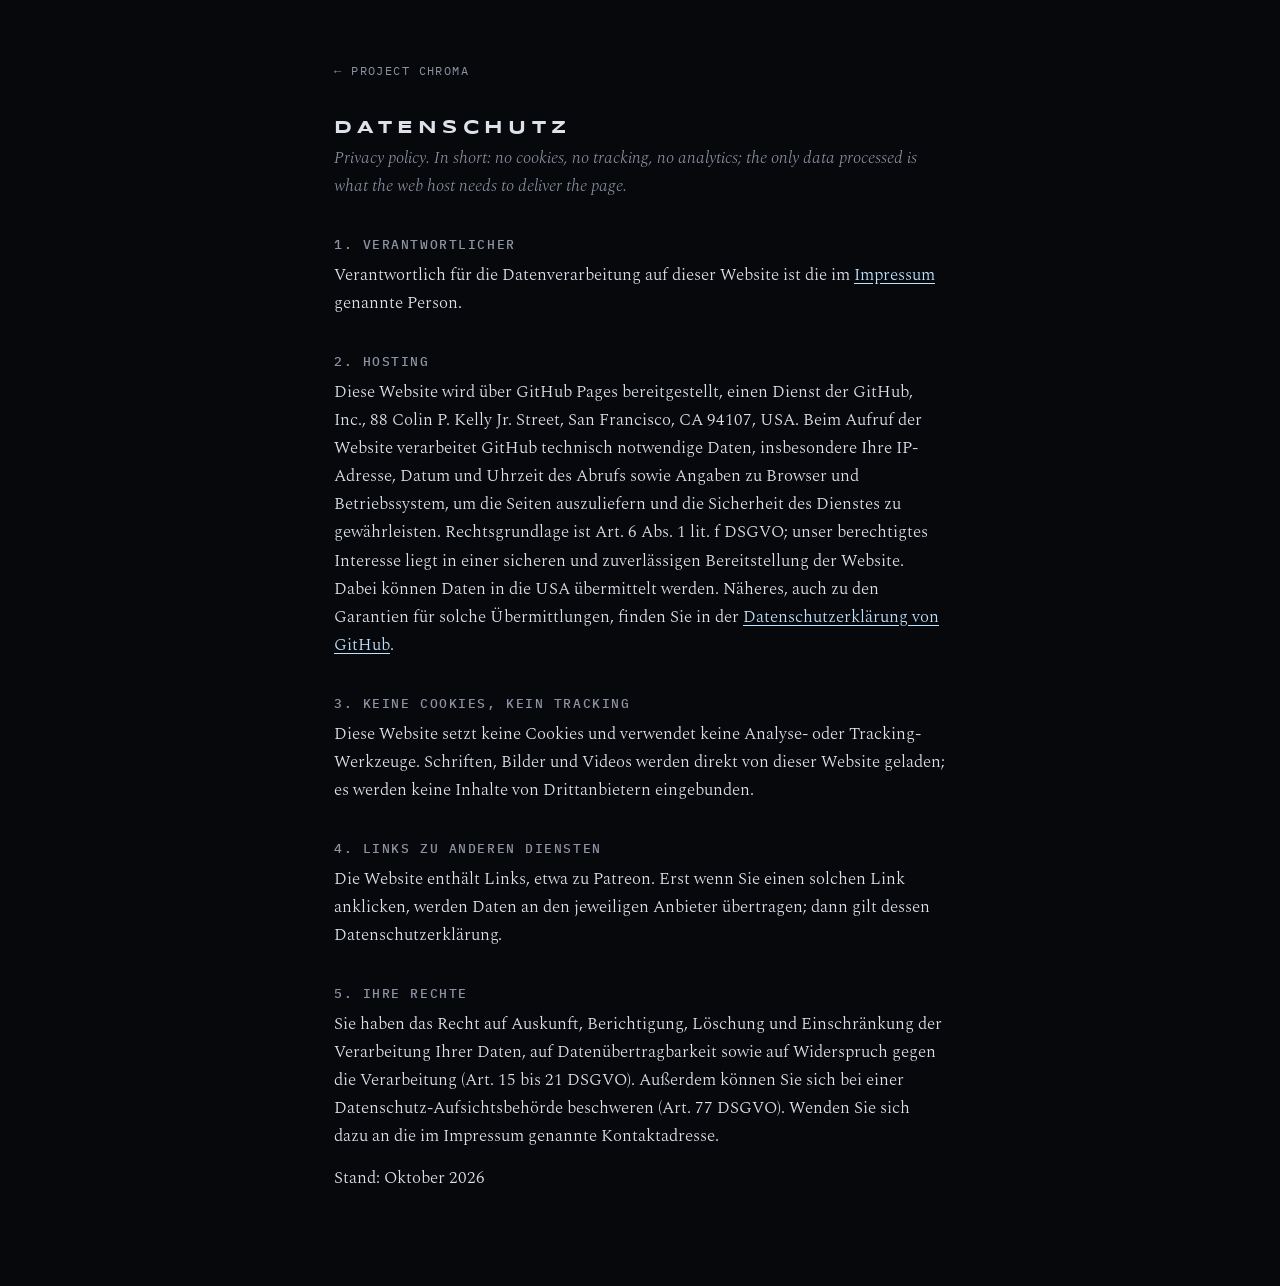
<file: datenschutz.html>
<!doctype html>
<html lang="de">
<head>
<meta charset="utf-8">
<meta name="viewport" content="width=device-width, initial-scale=1, viewport-fit=cover">
<meta name="robots" content="noindex">
<title>Datenschutz · Project Chroma</title>
<link rel="icon" href="favicon-32.png" sizes="32x32">
<link rel="stylesheet" href="fonts/fonts.css">
<style>
:root { color-scheme: dark; --void: #07080c; --hair: #232733; --moon: #dde1ea; --mist: #8d93a3; --glyph: #bfe3ff; }
body { margin: 0; background: var(--void); color: var(--moon); font: 300 1.0625rem/1.65 "Spectral", Georgia, serif; }
main { max-width: 68ch; margin: 0 auto; padding: 56px 20px 80px; }
.back { font: 400 0.75rem "IBM Plex Mono", monospace; letter-spacing: 0.12em; text-transform: uppercase; color: var(--mist); text-decoration: none; }
.back:hover { color: var(--glyph); }
h1 { font: 700 1.1rem "Syncopate", "Arial Black", sans-serif; letter-spacing: 0.3em; margin: 36px 0 6px; }
h2 { font: 500 0.8125rem "IBM Plex Mono", monospace; letter-spacing: 0.12em; text-transform: uppercase; color: var(--mist); margin: 36px 0 8px; }
.en { color: var(--mist); font-style: italic; margin: 0 0 28px; }
a { color: var(--glyph); text-underline-offset: 3px; }
p, address { margin: 0 0 14px; font-style: normal; }
</style>
</head>
<body>
<main>
<a class="back" href="./">← Project Chroma</a>
<h1>DATENSCHUTZ</h1>
<p class="en">Privacy policy. In short: no cookies, no tracking, no analytics; the only data processed is what the web host needs to deliver the page.</p>

<h2>1. Verantwortlicher</h2>
<p>Verantwortlich für die Datenverarbeitung auf dieser Website ist die im <a href="impressum.html">Impressum</a> genannte Person.</p>

<h2>2. Hosting</h2>
<p>Diese Website wird über GitHub Pages bereitgestellt, einen Dienst der GitHub, Inc., 88 Colin P. Kelly Jr. Street, San Francisco, CA 94107, USA. Beim Aufruf der Website verarbeitet GitHub technisch notwendige Daten, insbesondere Ihre IP-Adresse, Datum und Uhrzeit des Abrufs sowie Angaben zu Browser und Betriebssystem, um die Seiten auszuliefern und die Sicherheit des Dienstes zu gewährleisten. Rechtsgrundlage ist Art. 6 Abs. 1 lit. f DSGVO; unser berechtigtes Interesse liegt in einer sicheren und zuverlässigen Bereitstellung der Website. Dabei können Daten in die USA übermittelt werden. Näheres, auch zu den Garantien für solche Übermittlungen, finden Sie in der <a href="https://docs.github.com/site-policy/privacy-policies/github-general-privacy-statement" rel="noopener">Datenschutzerklärung von GitHub</a>.</p>

<h2>3. Keine Cookies, kein Tracking</h2>
<p>Diese Website setzt keine Cookies und verwendet keine Analyse- oder Tracking-Werkzeuge. Schriften, Bilder und Videos werden direkt von dieser Website geladen; es werden keine Inhalte von Drittanbietern eingebunden.</p>

<h2>4. Links zu anderen Diensten</h2>
<p>Die Website enthält Links, etwa zu Patreon. Erst wenn Sie einen solchen Link anklicken, werden Daten an den jeweiligen Anbieter übertragen; dann gilt dessen Datenschutzerklärung.</p>

<h2>5. Ihre Rechte</h2>
<p>Sie haben das Recht auf Auskunft, Berichtigung, Löschung und Einschränkung der Verarbeitung Ihrer Daten, auf Datenübertragbarkeit sowie auf Widerspruch gegen die Verarbeitung (Art. 15 bis 21 DSGVO). Außerdem können Sie sich bei einer Datenschutz-Aufsichtsbehörde beschweren (Art. 77 DSGVO). Wenden Sie sich dazu an die im Impressum genannte Kontaktadresse.</p>

<p>Stand: Oktober 2026</p>
</main>
</body>
</html>
</file>
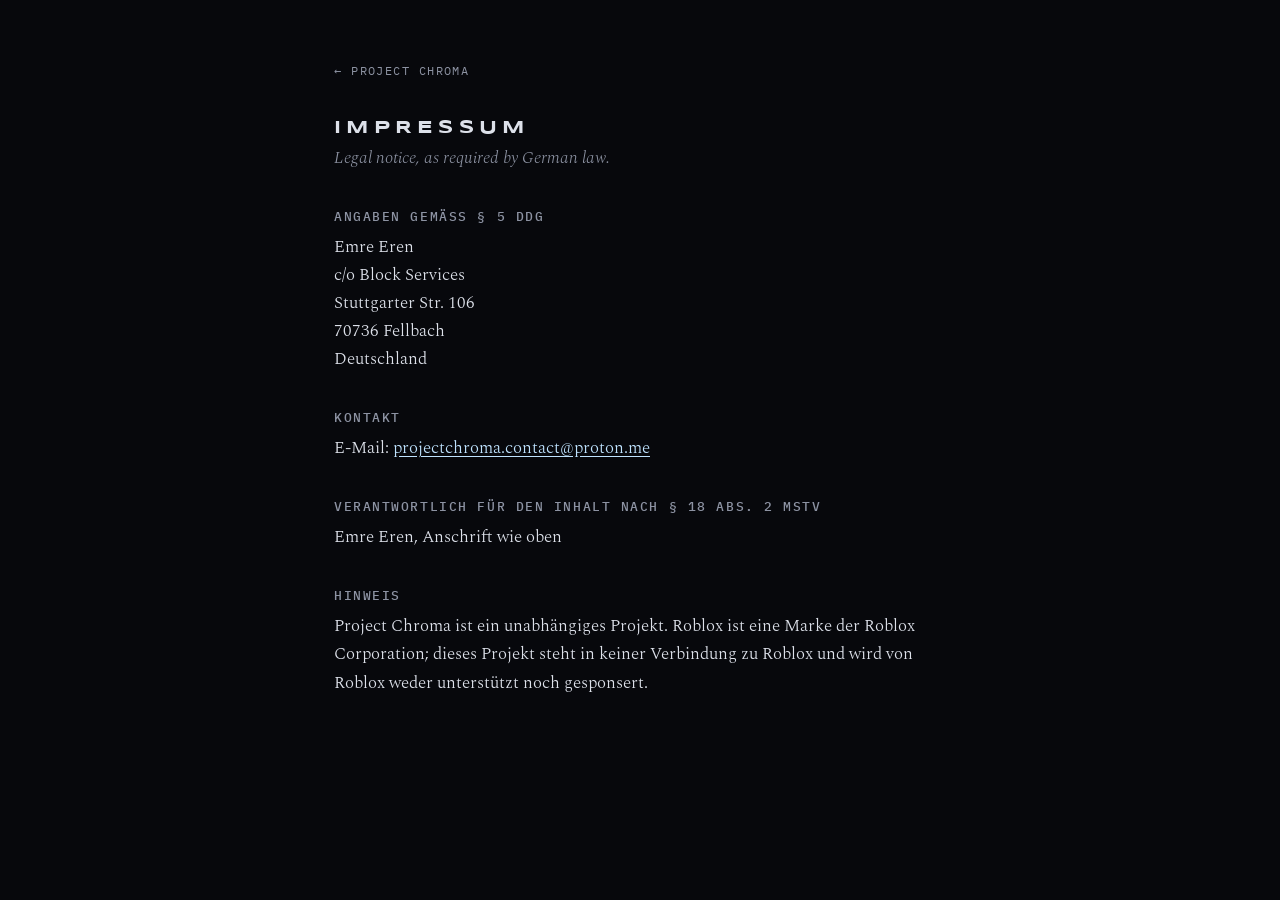
<file: impressum.html>
<!doctype html>
<html lang="de">
<head>
<meta charset="utf-8">
<meta name="viewport" content="width=device-width, initial-scale=1, viewport-fit=cover">
<meta name="robots" content="noindex">
<title>Impressum · Project Chroma</title>
<link rel="icon" href="favicon-32.png" sizes="32x32">
<link rel="stylesheet" href="fonts/fonts.css">
<style>
:root { color-scheme: dark; --void: #07080c; --hair: #232733; --moon: #dde1ea; --mist: #8d93a3; --glyph: #bfe3ff; }
body { margin: 0; background: var(--void); color: var(--moon); font: 300 1.0625rem/1.65 "Spectral", Georgia, serif; }
main { max-width: 68ch; margin: 0 auto; padding: 56px 20px 80px; }
.back { font: 400 0.75rem "IBM Plex Mono", monospace; letter-spacing: 0.12em; text-transform: uppercase; color: var(--mist); text-decoration: none; }
.back:hover { color: var(--glyph); }
h1 { font: 700 1.1rem "Syncopate", "Arial Black", sans-serif; letter-spacing: 0.3em; margin: 36px 0 6px; }
h2 { font: 500 0.8125rem "IBM Plex Mono", monospace; letter-spacing: 0.12em; text-transform: uppercase; color: var(--mist); margin: 36px 0 8px; }
.en { color: var(--mist); font-style: italic; margin: 0 0 28px; }
a { color: var(--glyph); text-underline-offset: 3px; }
p, address { margin: 0 0 14px; font-style: normal; }
</style>
</head>
<body>
<main>
<a class="back" href="./">← Project Chroma</a>
<h1>IMPRESSUM</h1>
<p class="en">Legal notice, as required by German law.</p>

<h2>Angaben gemäß § 5 DDG</h2>
<address>Emre Eren<br>c/o Block Services<br>Stuttgarter Str. 106<br>70736 Fellbach<br>Deutschland</address>

<h2>Kontakt</h2>
<p>E-Mail: <a href="mailto:projectchroma.contact@proton.me">projectchroma.contact@proton.me</a></p>

<h2>Verantwortlich für den Inhalt nach § 18 Abs. 2 MStV</h2>
<p>Emre Eren, Anschrift wie oben</p>

<h2>Hinweis</h2>
<p>Project Chroma ist ein unabhängiges Projekt. Roblox ist eine Marke der Roblox Corporation; dieses Projekt steht in keiner Verbindung zu Roblox und wird von Roblox weder unterstützt noch gesponsert.</p>
</main>
</body>
</html>
</file>
<file: fonts/fonts.css>
/* The site's own copies of its three fonts (SIL Open Font License), served from here rather than from Google:
   no visitor's address goes to a third party. Latin and Latin Extended only. */
@font-face {
  font-family: 'IBM Plex Mono';
  font-style: normal;
  font-weight: 400;
  font-display: swap;
  src: url(ibm-plex-mono-400-latin-ext.woff2) format('woff2');
  unicode-range: U+0100-02BA, U+02BD-02C5, U+02C7-02CC, U+02CE-02D7, U+02DD-02FF, U+0304, U+0308, U+0329, U+1D00-1DBF, U+1E00-1E9F, U+1EF2-1EFF, U+2020, U+20A0-20AB, U+20AD-20C4, U+2113, U+2C60-2C7F, U+A720-A7FF;
}
@font-face {
  font-family: 'IBM Plex Mono';
  font-style: normal;
  font-weight: 400;
  font-display: swap;
  src: url(ibm-plex-mono-400-latin.woff2) format('woff2');
  unicode-range: U+0000-00FF, U+0131, U+0152-0153, U+02BB-02BC, U+02C6, U+02DA, U+02DC, U+0304, U+0308, U+0329, U+2000-206F, U+20AC, U+2122, U+2191, U+2193, U+2212, U+2215, U+FEFF, U+FFFD;
}
@font-face {
  font-family: 'IBM Plex Mono';
  font-style: normal;
  font-weight: 500;
  font-display: swap;
  src: url(ibm-plex-mono-500-latin-ext.woff2) format('woff2');
  unicode-range: U+0100-02BA, U+02BD-02C5, U+02C7-02CC, U+02CE-02D7, U+02DD-02FF, U+0304, U+0308, U+0329, U+1D00-1DBF, U+1E00-1E9F, U+1EF2-1EFF, U+2020, U+20A0-20AB, U+20AD-20C4, U+2113, U+2C60-2C7F, U+A720-A7FF;
}
@font-face {
  font-family: 'IBM Plex Mono';
  font-style: normal;
  font-weight: 500;
  font-display: swap;
  src: url(ibm-plex-mono-500-latin.woff2) format('woff2');
  unicode-range: U+0000-00FF, U+0131, U+0152-0153, U+02BB-02BC, U+02C6, U+02DA, U+02DC, U+0304, U+0308, U+0329, U+2000-206F, U+20AC, U+2122, U+2191, U+2193, U+2212, U+2215, U+FEFF, U+FFFD;
}
@font-face {
  font-family: 'Spectral';
  font-style: italic;
  font-weight: 300;
  font-display: swap;
  src: url(spectral-300i-latin-ext.woff2) format('woff2');
  unicode-range: U+0100-02BA, U+02BD-02C5, U+02C7-02CC, U+02CE-02D7, U+02DD-02FF, U+0304, U+0308, U+0329, U+1D00-1DBF, U+1E00-1E9F, U+1EF2-1EFF, U+2020, U+20A0-20AB, U+20AD-20C4, U+2113, U+2C60-2C7F, U+A720-A7FF;
}
@font-face {
  font-family: 'Spectral';
  font-style: italic;
  font-weight: 300;
  font-display: swap;
  src: url(spectral-300i-latin.woff2) format('woff2');
  unicode-range: U+0000-00FF, U+0131, U+0152-0153, U+02BB-02BC, U+02C6, U+02DA, U+02DC, U+0304, U+0308, U+0329, U+2000-206F, U+20AC, U+2122, U+2191, U+2193, U+2212, U+2215, U+FEFF, U+FFFD;
}
@font-face {
  font-family: 'Spectral';
  font-style: italic;
  font-weight: 400;
  font-display: swap;
  src: url(spectral-400i-latin-ext.woff2) format('woff2');
  unicode-range: U+0100-02BA, U+02BD-02C5, U+02C7-02CC, U+02CE-02D7, U+02DD-02FF, U+0304, U+0308, U+0329, U+1D00-1DBF, U+1E00-1E9F, U+1EF2-1EFF, U+2020, U+20A0-20AB, U+20AD-20C4, U+2113, U+2C60-2C7F, U+A720-A7FF;
}
@font-face {
  font-family: 'Spectral';
  font-style: italic;
  font-weight: 400;
  font-display: swap;
  src: url(spectral-400i-latin.woff2) format('woff2');
  unicode-range: U+0000-00FF, U+0131, U+0152-0153, U+02BB-02BC, U+02C6, U+02DA, U+02DC, U+0304, U+0308, U+0329, U+2000-206F, U+20AC, U+2122, U+2191, U+2193, U+2212, U+2215, U+FEFF, U+FFFD;
}
@font-face {
  font-family: 'Spectral';
  font-style: normal;
  font-weight: 300;
  font-display: swap;
  src: url(spectral-300-latin-ext.woff2) format('woff2');
  unicode-range: U+0100-02BA, U+02BD-02C5, U+02C7-02CC, U+02CE-02D7, U+02DD-02FF, U+0304, U+0308, U+0329, U+1D00-1DBF, U+1E00-1E9F, U+1EF2-1EFF, U+2020, U+20A0-20AB, U+20AD-20C4, U+2113, U+2C60-2C7F, U+A720-A7FF;
}
@font-face {
  font-family: 'Spectral';
  font-style: normal;
  font-weight: 300;
  font-display: swap;
  src: url(spectral-300-latin.woff2) format('woff2');
  unicode-range: U+0000-00FF, U+0131, U+0152-0153, U+02BB-02BC, U+02C6, U+02DA, U+02DC, U+0304, U+0308, U+0329, U+2000-206F, U+20AC, U+2122, U+2191, U+2193, U+2212, U+2215, U+FEFF, U+FFFD;
}
@font-face {
  font-family: 'Spectral';
  font-style: normal;
  font-weight: 400;
  font-display: swap;
  src: url(spectral-400-latin-ext.woff2) format('woff2');
  unicode-range: U+0100-02BA, U+02BD-02C5, U+02C7-02CC, U+02CE-02D7, U+02DD-02FF, U+0304, U+0308, U+0329, U+1D00-1DBF, U+1E00-1E9F, U+1EF2-1EFF, U+2020, U+20A0-20AB, U+20AD-20C4, U+2113, U+2C60-2C7F, U+A720-A7FF;
}
@font-face {
  font-family: 'Spectral';
  font-style: normal;
  font-weight: 400;
  font-display: swap;
  src: url(spectral-400-latin.woff2) format('woff2');
  unicode-range: U+0000-00FF, U+0131, U+0152-0153, U+02BB-02BC, U+02C6, U+02DA, U+02DC, U+0304, U+0308, U+0329, U+2000-206F, U+20AC, U+2122, U+2191, U+2193, U+2212, U+2215, U+FEFF, U+FFFD;
}
@font-face {
  font-family: 'Spectral';
  font-style: normal;
  font-weight: 500;
  font-display: swap;
  src: url(spectral-500-latin-ext.woff2) format('woff2');
  unicode-range: U+0100-02BA, U+02BD-02C5, U+02C7-02CC, U+02CE-02D7, U+02DD-02FF, U+0304, U+0308, U+0329, U+1D00-1DBF, U+1E00-1E9F, U+1EF2-1EFF, U+2020, U+20A0-20AB, U+20AD-20C4, U+2113, U+2C60-2C7F, U+A720-A7FF;
}
@font-face {
  font-family: 'Spectral';
  font-style: normal;
  font-weight: 500;
  font-display: swap;
  src: url(spectral-500-latin.woff2) format('woff2');
  unicode-range: U+0000-00FF, U+0131, U+0152-0153, U+02BB-02BC, U+02C6, U+02DA, U+02DC, U+0304, U+0308, U+0329, U+2000-206F, U+20AC, U+2122, U+2191, U+2193, U+2212, U+2215, U+FEFF, U+FFFD;
}
@font-face {
  font-family: 'Syncopate';
  font-style: normal;
  font-weight: 400;
  font-display: swap;
  src: url(syncopate-400-latin-ext.woff2) format('woff2');
  unicode-range: U+0100-02BA, U+02BD-02C5, U+02C7-02CC, U+02CE-02D7, U+02DD-02FF, U+0304, U+0308, U+0329, U+1D00-1DBF, U+1E00-1E9F, U+1EF2-1EFF, U+2020, U+20A0-20AB, U+20AD-20C4, U+2113, U+2C60-2C7F, U+A720-A7FF;
}
@font-face {
  font-family: 'Syncopate';
  font-style: normal;
  font-weight: 400;
  font-display: swap;
  src: url(syncopate-400-latin.woff2) format('woff2');
  unicode-range: U+0000-00FF, U+0131, U+0152-0153, U+02BB-02BC, U+02C6, U+02DA, U+02DC, U+0304, U+0308, U+0329, U+2000-206F, U+20AC, U+2122, U+2191, U+2193, U+2212, U+2215, U+FEFF, U+FFFD;
}
@font-face {
  font-family: 'Syncopate';
  font-style: normal;
  font-weight: 700;
  font-display: swap;
  src: url(syncopate-700-latin-ext.woff2) format('woff2');
  unicode-range: U+0100-02BA, U+02BD-02C5, U+02C7-02CC, U+02CE-02D7, U+02DD-02FF, U+0304, U+0308, U+0329, U+1D00-1DBF, U+1E00-1E9F, U+1EF2-1EFF, U+2020, U+20A0-20AB, U+20AD-20C4, U+2113, U+2C60-2C7F, U+A720-A7FF;
}
@font-face {
  font-family: 'Syncopate';
  font-style: normal;
  font-weight: 700;
  font-display: swap;
  src: url(syncopate-700-latin.woff2) format('woff2');
  unicode-range: U+0000-00FF, U+0131, U+0152-0153, U+02BB-02BC, U+02C6, U+02DA, U+02DC, U+0304, U+0308, U+0329, U+2000-206F, U+20AC, U+2122, U+2191, U+2193, U+2212, U+2215, U+FEFF, U+FFFD;
}
</file>
